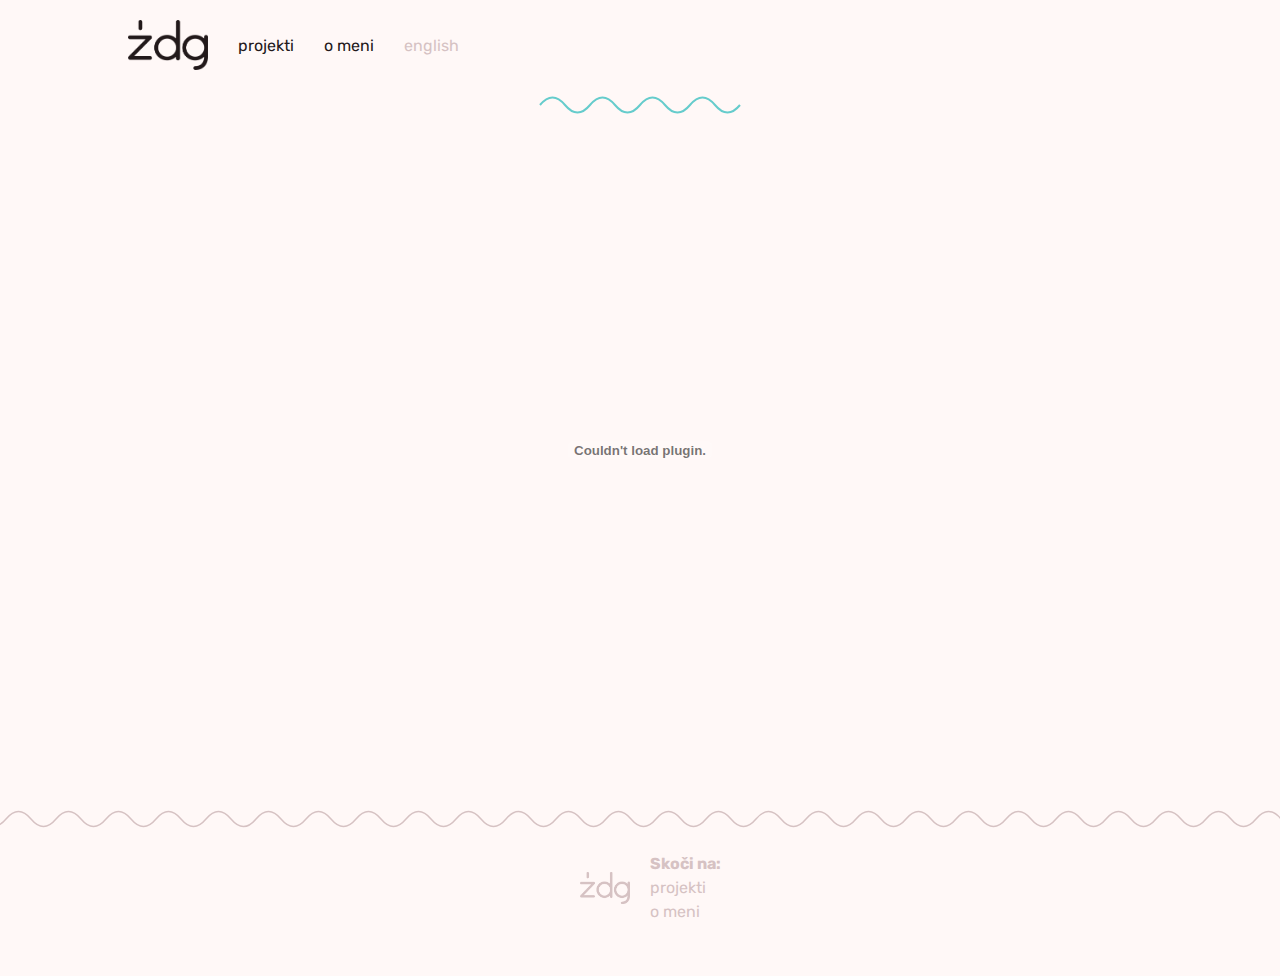
<file: about.html>
<!DOCTYPE html>
<html lang="en">
<head>
    <link rel="stylesheet" href="style.css">
    <link href="https://fonts.googleapis.com/css2?family=Rubik:ital,wght@0,300..900;1,300..900&display=swap" rel="stylesheet">
</head>
<body>
    <header>
        <div class="nav-container">
            <div class="nav-rail">
                <a href="index.html" class="logo-link">
                    <img src="logo.png" alt="Logo" class="logo">
                </a>
                <a href="index.html" class="nav-item">
                    projekti
                </a>
                <a href="about.html" class="nav-item">
                    o meni
                </a>
                <div class="language-switcher">
                    <a href="index_en.html" class="nav-item-language">
                        english
                    </a>
                </div>
            </div>
        </div>
    </header>

	<div class="divider-container">
		<svg class="squiggly-divider" xmlns="http://www.w3.org/2000/svg" viewBox="0 0 200 30" >
			<path d="M0 15 Q 12.5 0, 25 15 T 50 15 T 75 15 T 100 15 T 125 15 T 150 15 T 175 15 T 200 15" fill="transparent" stroke="#66CCCC" stroke-width="2" />
		</svg>
	</div>
	<div class="content-wrapper">
		<div class="pdf-container">
			<embed src="cv_zivadrakulicgorse.pdf" type="application/pdf" width="100%" height="600px" />
		</div>
	</div>
	<footer>
          <div class="footer-divider">
            <svg class="squiggly-divider" xmlns="http://www.w3.org/2000/svg" viewBox="0 0 1000 30">
                 <path d="M0 15 Q 12.5 0, 25 15 T 50 15 T 75 15 T 100 15 T 125 15 T 150 15 T 175 15 T 200 15 T 225 15 T 250 15 T 275 15 T 300 15 T 325 15 T 350 15 T 375 15 T 400 15 T 425 15 T 450 15 T 475 15 T 500 15 T 525 15 T 550 15 T 575 15 T 600 15 T 625 15 T 650 15 T 675 15 T 700 15 T 725 15 T 750 15 T 775 15 T 800 15 T 825 15 T 850 15 T 875 15 T 900 15 T 925 15 T 950 15 T 975 15 T 1000 15 T 1025 15 T 1050 15 T 1075 15 T 1100 15 T 1125 15 T 1150 15 T 1175 15 T 1200 15 T 1225 15 T 1250 15 T 1275 15 T 1300 15 T 1325 15 T 1350 15 T 1375 15 T 1400 15 T 1425 15 T 1450 15 T 1475 15 T 1500 15 T 1525 15 T 1550 15 T 1575 15 T 1600 15 T 1625 15 T 1650 15 T 1675 15 T 1700 15 T 1725 15 T 1750 15 T 1775 15 T 1800 15 T 1825 15 T 1850 15 T 1875 15 T 1900 15 T 1925 15 T 1950 15 T 1975 15 T 2000 15 T 2025 15 T 2050 15 T 2075 15 T 2100 15 T 2125 15 T 2150 15 T 2175 15 T 2200 15 T 2225 15 T 2250 15 T 2275 15 T 2300 15 T 2325 15 T 2350 15 T 2375 15 T 2400 15 T 2425 15 T 2450 15 T 2475 15 T 2500 15 T 2525 15 T 2550 15 T 2575 15 T 2600 15 T 2625 15 T 2650 15 T 2675 15 T 2700 15 T 2725 15 T 2750 15 T 2775 15 T 2800 15 T 2825 15 T 2850 15 T 2875 15 T 2900 15 T 2925 15 T 2950 15 T 2975 15 T 3000 15" fill="transparent" stroke="#D6C2C3" stroke-width="1.5" />
            </svg>
        </div>
		<div class="footer-content">
			<div class="footer-logo">
                <img src="logo_light.png" alt="Logo" class="footer-logo-img">
            </div>
            <div class="footer-links">
                <p>Skoči na:</p>
                <a href="index.html">projekti</a>
                <a href="about.html">o meni</a>
            </div>
        </div>
    </footer>	
</body>
</html>
</file>
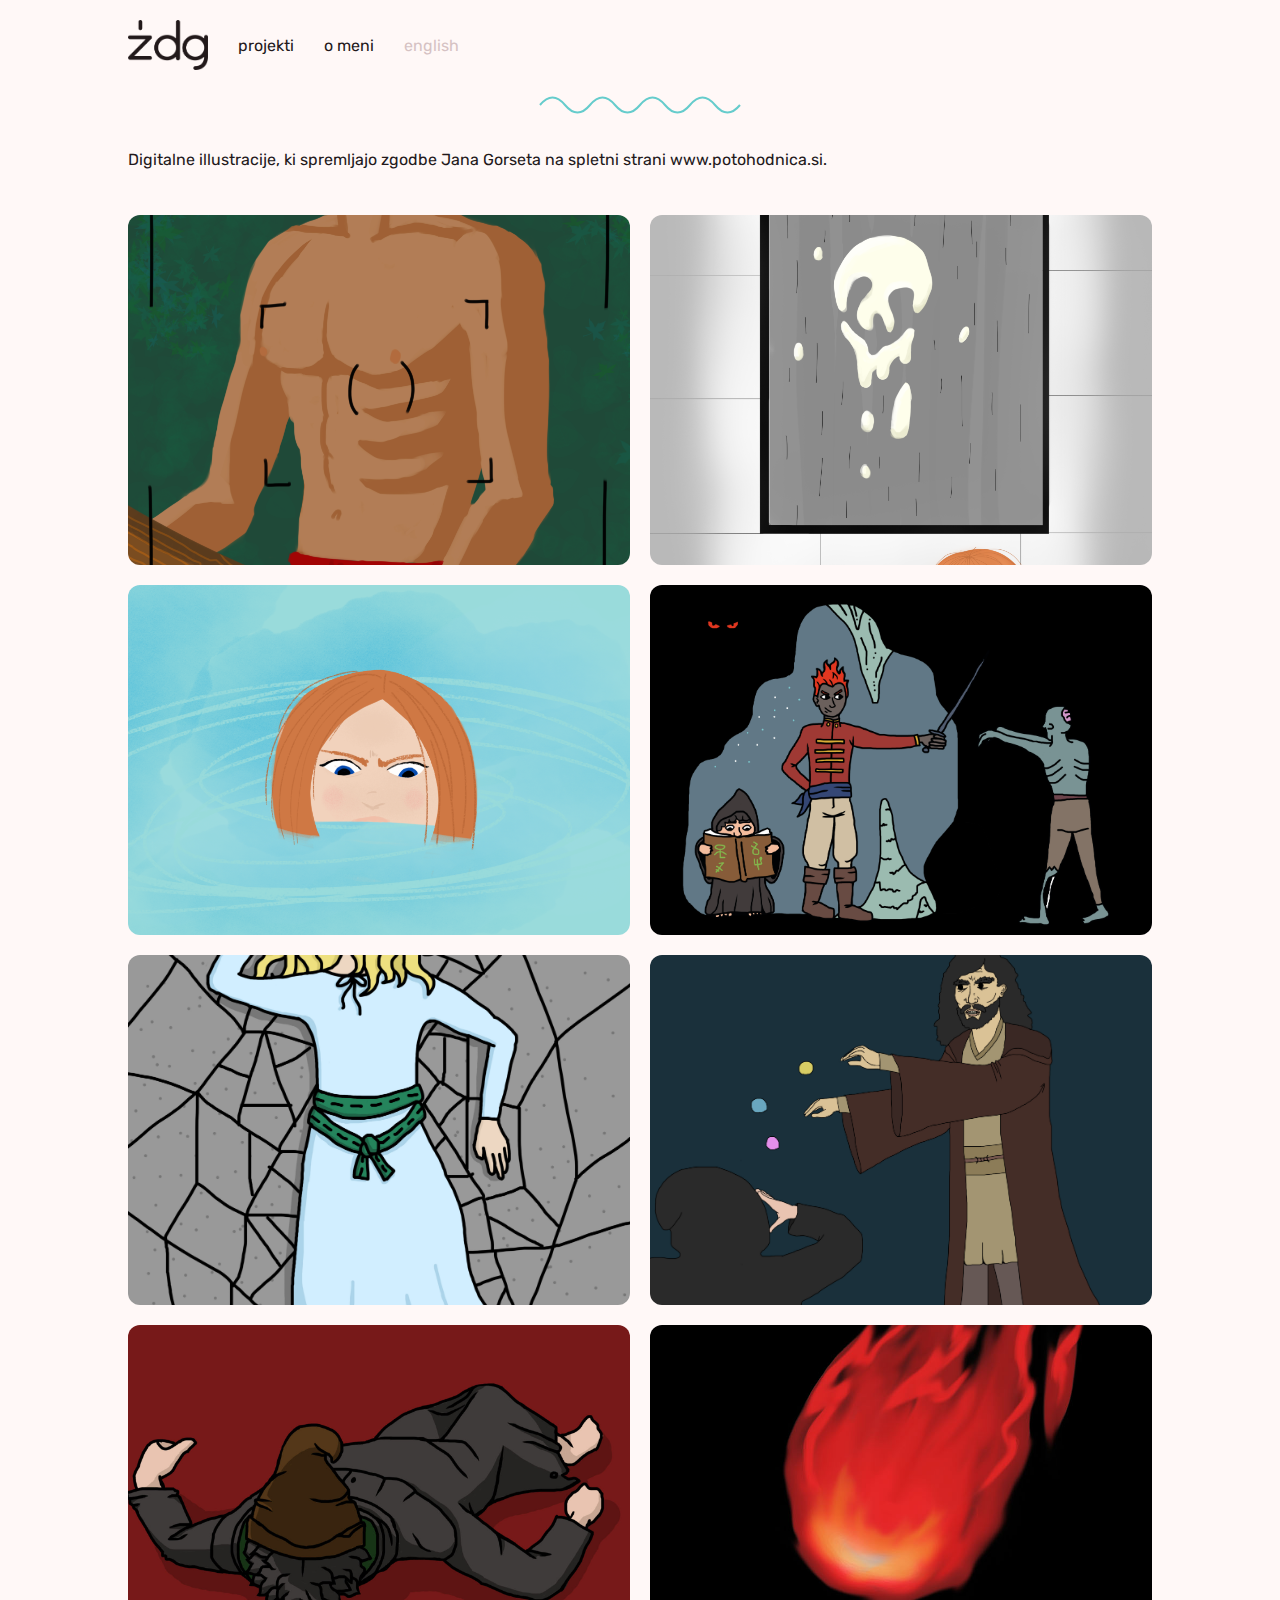
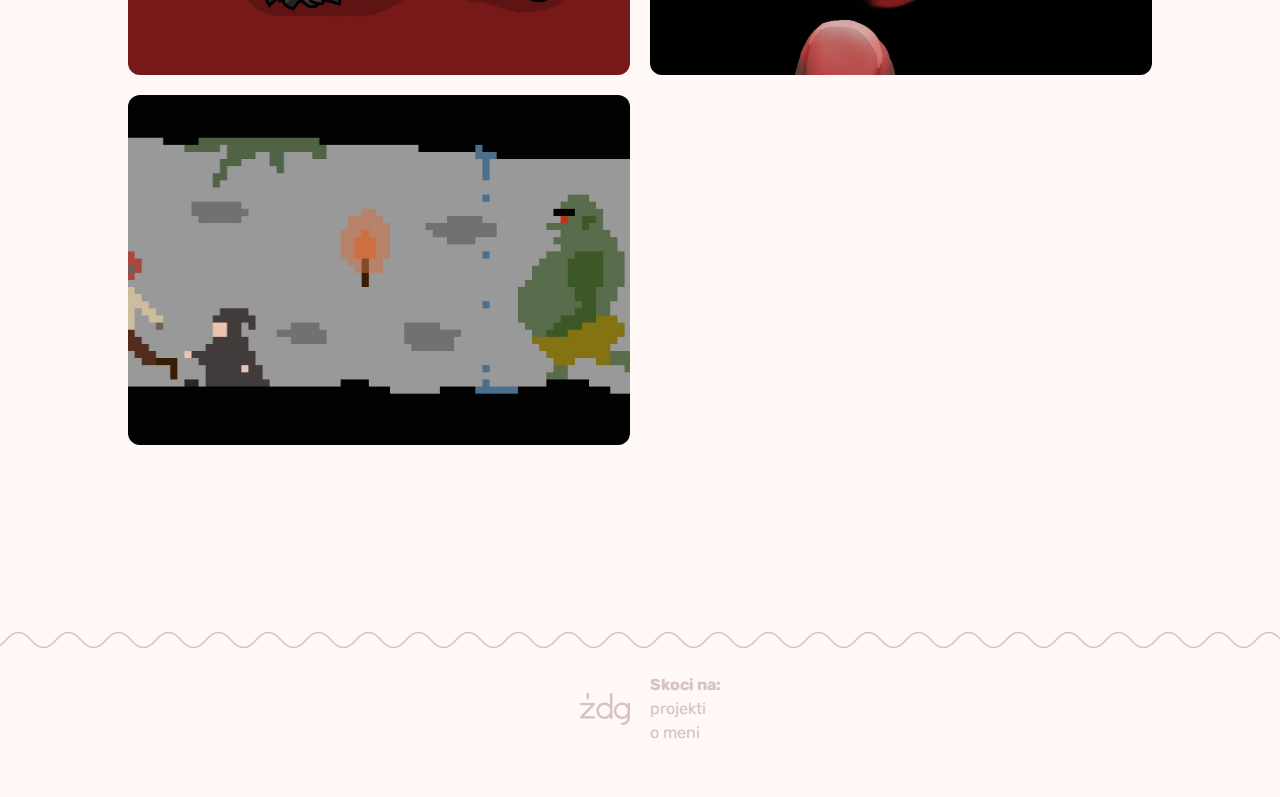
<file: literarne_ilustracije.html>
<!DOCTYPE html>
<html lang="en">
<head>
    <link rel="stylesheet" href="style.css">
    <link href="https://fonts.googleapis.com/css2?family=Rubik:ital,wght@0,300..900;1,300..900&display=swap" rel="stylesheet">
</head>
<body>
    <header>
        <div class="nav-container">
            <div class="nav-rail">
                <a href="index.html" class="logo-link">
                    <img src="logo.png" alt="Logo" class="logo">
                </a>
                <a href="index.html" class="nav-item">
                    projekti
                </a>
                <a href="about.html" class="nav-item">
                    o meni
                </a>
                <div class="language-switcher">
                    <a href="index_en.html" class="nav-item-language">
                        english
                    </a>
                </div>
            </div>
        </div>
    </header>

	<div class="divider-container">
		<svg class="squiggly-divider" xmlns="http://www.w3.org/2000/svg" viewBox="0 0 200 30" >
			<path d="M0 15 Q 12.5 0, 25 15 T 50 15 T 75 15 T 100 15 T 125 15 T 150 15 T 175 15 T 200 15" fill="transparent" stroke="#66CCCC" stroke-width="2" />
		</svg>
	</div>

    <div class="content-wrapper">
        <p class="content-paragraph">Digitalne illustracije, ki spremljajo zgodbe Jana Gorseta na spletni strani www.potohodnica.si.</p>

        <div class="gallery-grid">
            <div class="gallery-item">
                <img src="JP_4.png" alt="Gallery Image 1">
            </div>
            <div class="gallery-item">
                <img src="JP_3.png" alt="Gallery Image 2">
            </div>
            <div class="gallery-item">
                <img src="JP_7.png" alt="Gallery Image 3">
            </div>
            <div class="gallery-item">
                <img src="FJ1.jpg" alt="Gallery Image 4">
            </div>
            <div class="gallery-item">
                <img src="FJ5.jpg" alt="Gallery Image 5">
            </div>
            <div class="gallery-item">
                <img src="FJ12.jpg" alt="Gallery Image 6">
            </div>
			 <div class="gallery-item">
                <img src="FJ15.jpg" alt="Gallery Image 6">
            </div>
			 <div class="gallery-item">
                <img src="FJ17.jpg" alt="Gallery Image 6">
            </div>
			 <div class="gallery-item">
                <img src="FJ20.jpg" alt="Gallery Image 6">
            </div>
        </div>
    </div>
	<footer>
          <div class="footer-divider">
            <svg class="squiggly-divider" xmlns="http://www.w3.org/2000/svg" viewBox="0 0 1000 30">
                 <path d="M0 15 Q 12.5 0, 25 15 T 50 15 T 75 15 T 100 15 T 125 15 T 150 15 T 175 15 T 200 15 T 225 15 T 250 15 T 275 15 T 300 15 T 325 15 T 350 15 T 375 15 T 400 15 T 425 15 T 450 15 T 475 15 T 500 15 T 525 15 T 550 15 T 575 15 T 600 15 T 625 15 T 650 15 T 675 15 T 700 15 T 725 15 T 750 15 T 775 15 T 800 15 T 825 15 T 850 15 T 875 15 T 900 15 T 925 15 T 950 15 T 975 15 T 1000 15 T 1025 15 T 1050 15 T 1075 15 T 1100 15 T 1125 15 T 1150 15 T 1175 15 T 1200 15 T 1225 15 T 1250 15 T 1275 15 T 1300 15 T 1325 15 T 1350 15 T 1375 15 T 1400 15 T 1425 15 T 1450 15 T 1475 15 T 1500 15 T 1525 15 T 1550 15 T 1575 15 T 1600 15 T 1625 15 T 1650 15 T 1675 15 T 1700 15 T 1725 15 T 1750 15 T 1775 15 T 1800 15 T 1825 15 T 1850 15 T 1875 15 T 1900 15 T 1925 15 T 1950 15 T 1975 15 T 2000 15 T 2025 15 T 2050 15 T 2075 15 T 2100 15 T 2125 15 T 2150 15 T 2175 15 T 2200 15 T 2225 15 T 2250 15 T 2275 15 T 2300 15 T 2325 15 T 2350 15 T 2375 15 T 2400 15 T 2425 15 T 2450 15 T 2475 15 T 2500 15 T 2525 15 T 2550 15 T 2575 15 T 2600 15 T 2625 15 T 2650 15 T 2675 15 T 2700 15 T 2725 15 T 2750 15 T 2775 15 T 2800 15 T 2825 15 T 2850 15 T 2875 15 T 2900 15 T 2925 15 T 2950 15 T 2975 15 T 3000 15" fill="transparent" stroke="#D6C2C3" stroke-width="1.5" />
            </svg>
        </div>
		<div class="footer-content">
			<div class="footer-logo">
                <img src="logo_light.png" alt="Logo" class="footer-logo-img">
            </div>
            <div class="footer-links">
                <p>Skoci na:</p>
                <a href="index.html">projekti</a>
                <a href="about.html">o meni</a>
            </div>

        </div>
    </footer>
	
</body>
</html>
</file>
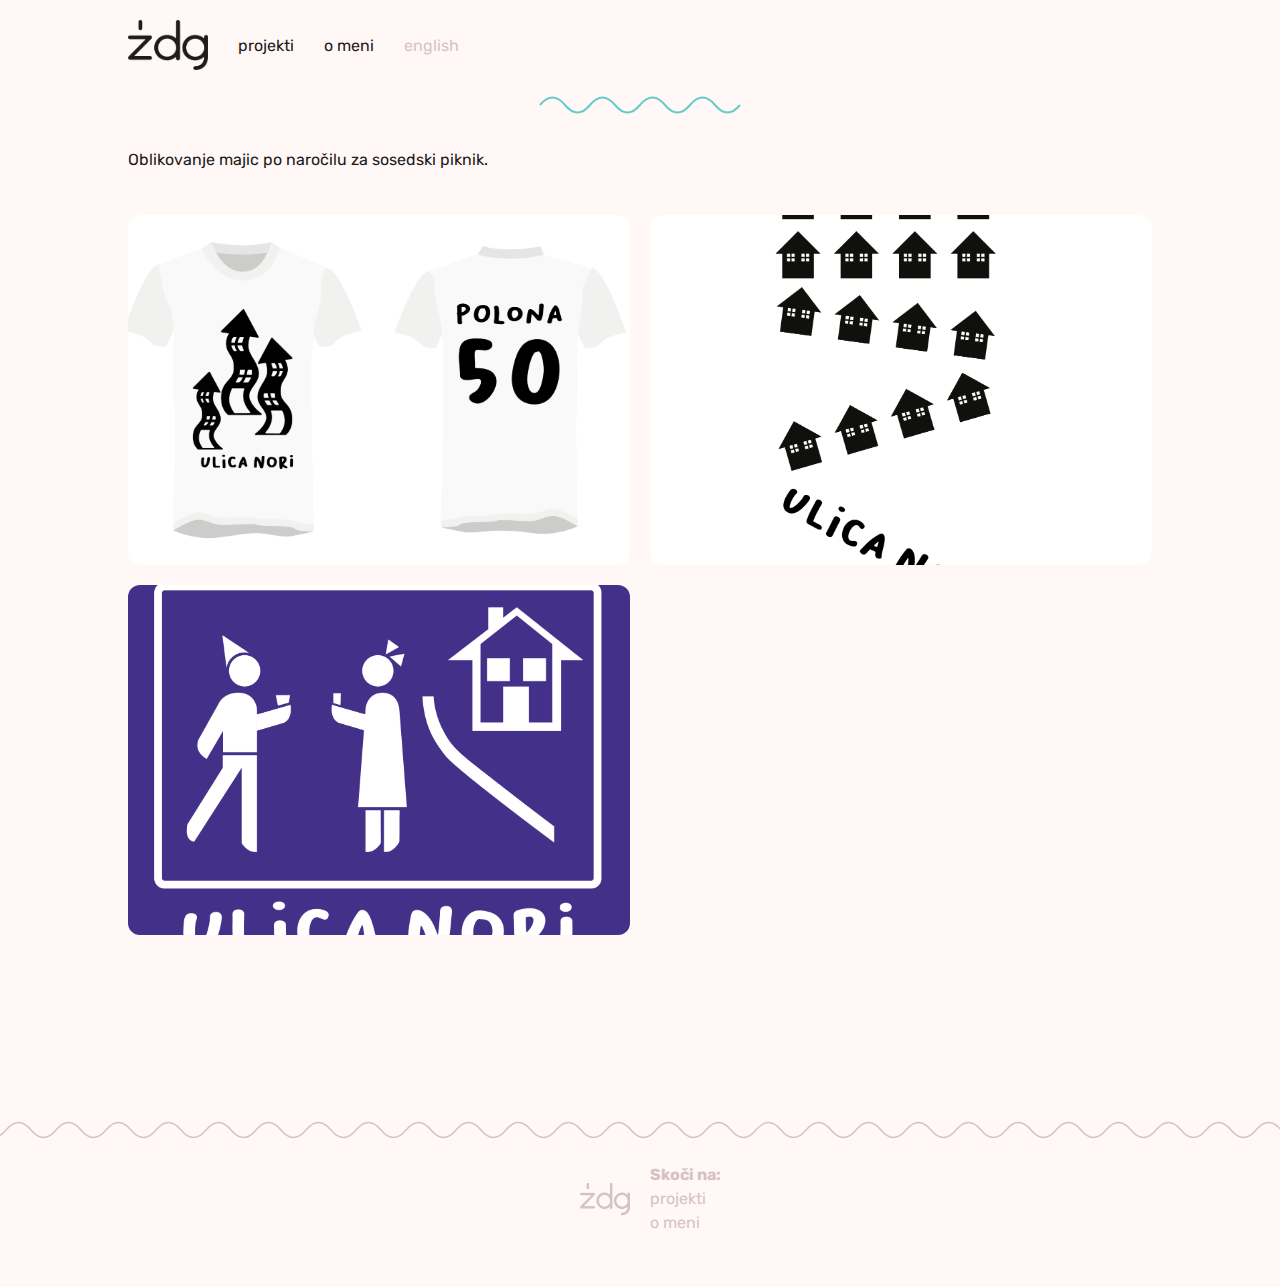
<file: majice.html>
<!DOCTYPE html>
<html lang="en">
<head>
    <link rel="stylesheet" href="style.css">
    <link href="https://fonts.googleapis.com/css2?family=Rubik:ital,wght@0,300..900;1,300..900&display=swap" rel="stylesheet">
</head>
<body>
    <header>
        <div class="nav-container">
            <div class="nav-rail">
                <a href="index.html" class="logo-link">
                    <img src="logo.png" alt="Logo" class="logo">
                </a>
                <a href="index.html" class="nav-item">
                    projekti
                </a>
                <a href="about.html" class="nav-item">
                    o meni
                </a>
                <div class="language-switcher">
                    <a href="index_en.html" class="nav-item-language">
                        english
                    </a>
                </div>
            </div>
        </div>
    </header>

	<div class="divider-container">
		<svg class="squiggly-divider" xmlns="http://www.w3.org/2000/svg" viewBox="0 0 200 30" >
			<path d="M0 15 Q 12.5 0, 25 15 T 50 15 T 75 15 T 100 15 T 125 15 T 150 15 T 175 15 T 200 15" fill="transparent" stroke="#66CCCC" stroke-width="2" />
		</svg>
	</div>

    <div class="content-wrapper">
        <p class="content-paragraph">Oblikovanje majic po naročilu za sosedski piknik.</p>

        <div class="gallery-grid">
            <div class="gallery-item">
                <img src="majica_1.png" alt="Gallery Image 1">
            </div>
            <div class="gallery-item">
                <img src="majica_2.png" alt="Gallery Image 2">
            </div>
            <div class="gallery-item">
                <img src="majica_3.png" alt="Gallery Image 3">
            </div>
        </div>
    </div>
	<footer>
          <div class="footer-divider">
            <svg class="squiggly-divider" xmlns="http://www.w3.org/2000/svg" viewBox="0 0 1000 30">
                 <path d="M0 15 Q 12.5 0, 25 15 T 50 15 T 75 15 T 100 15 T 125 15 T 150 15 T 175 15 T 200 15 T 225 15 T 250 15 T 275 15 T 300 15 T 325 15 T 350 15 T 375 15 T 400 15 T 425 15 T 450 15 T 475 15 T 500 15 T 525 15 T 550 15 T 575 15 T 600 15 T 625 15 T 650 15 T 675 15 T 700 15 T 725 15 T 750 15 T 775 15 T 800 15 T 825 15 T 850 15 T 875 15 T 900 15 T 925 15 T 950 15 T 975 15 T 1000 15 T 1025 15 T 1050 15 T 1075 15 T 1100 15 T 1125 15 T 1150 15 T 1175 15 T 1200 15 T 1225 15 T 1250 15 T 1275 15 T 1300 15 T 1325 15 T 1350 15 T 1375 15 T 1400 15 T 1425 15 T 1450 15 T 1475 15 T 1500 15 T 1525 15 T 1550 15 T 1575 15 T 1600 15 T 1625 15 T 1650 15 T 1675 15 T 1700 15 T 1725 15 T 1750 15 T 1775 15 T 1800 15 T 1825 15 T 1850 15 T 1875 15 T 1900 15 T 1925 15 T 1950 15 T 1975 15 T 2000 15 T 2025 15 T 2050 15 T 2075 15 T 2100 15 T 2125 15 T 2150 15 T 2175 15 T 2200 15 T 2225 15 T 2250 15 T 2275 15 T 2300 15 T 2325 15 T 2350 15 T 2375 15 T 2400 15 T 2425 15 T 2450 15 T 2475 15 T 2500 15 T 2525 15 T 2550 15 T 2575 15 T 2600 15 T 2625 15 T 2650 15 T 2675 15 T 2700 15 T 2725 15 T 2750 15 T 2775 15 T 2800 15 T 2825 15 T 2850 15 T 2875 15 T 2900 15 T 2925 15 T 2950 15 T 2975 15 T 3000 15" fill="transparent" stroke="#D6C2C3" stroke-width="1.5" />
            </svg>
        </div>
		<div class="footer-content">
			<div class="footer-logo">
                <img src="logo_light.png" alt="Logo" class="footer-logo-img">
            </div>
            <div class="footer-links">
                <p>Skoči na:</p>
                <a href="index.html">projekti</a>
                <a href="about.html">o meni</a>
            </div>
        </div>
    </footer>
</body>
</html>
</file>
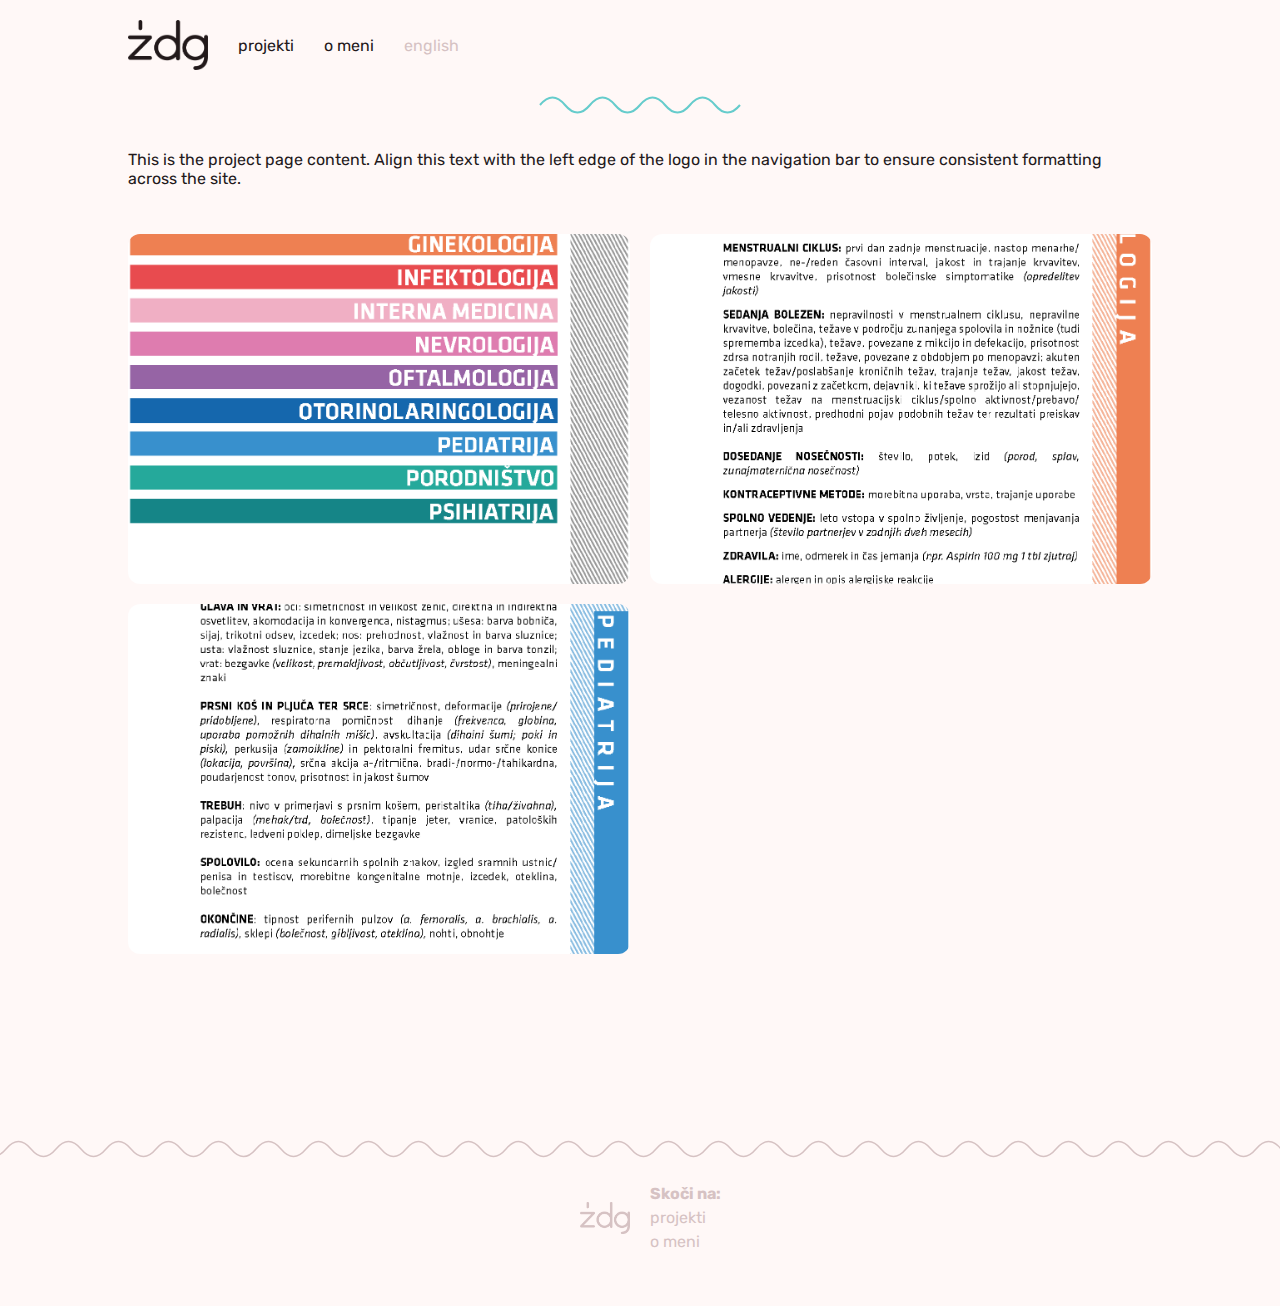
<file: mr_brosura.html>
<!DOCTYPE html>
<html lang="en">
<head>
    <link rel="stylesheet" href="style.css">
    <link href="https://fonts.googleapis.com/css2?family=Rubik:ital,wght@0,300..900;1,300..900&display=swap" rel="stylesheet">
</head>
<body>
    <header>
        <div class="nav-container">
            <div class="nav-rail">
                <a href="index.html" class="logo-link">
                    <img src="logo.png" alt="Logo" class="logo">
                </a>
                <a href="index.html" class="nav-item">
                    projekti
                </a>
                <a href="about.html" class="nav-item">
                    o meni
                </a>
                <div class="language-switcher">
                    <a href="index_en.html" class="nav-item-language">
                        english
                    </a>
                </div>
            </div>
        </div>
    </header>

	<div class="divider-container">
		<svg class="squiggly-divider" xmlns="http://www.w3.org/2000/svg" viewBox="0 0 200 30" >
			<path d="M0 15 Q 12.5 0, 25 15 T 50 15 T 75 15 T 100 15 T 125 15 T 150 15 T 175 15 T 200 15" fill="transparent" stroke="#66CCCC" stroke-width="2" />
		</svg>
	</div>

    <div class="content-wrapper">
        <p class="content-paragraph">This is the project page content. Align this text with the left edge of the logo in the navigation bar to ensure consistent formatting across the site.</p>

        <div class="gallery-grid">
            <div class="gallery-item">
                <img src="MR_brosura-01.png" alt="Gallery Image 1">
            </div>
            <div class="gallery-item">
                <img src="MR_brosura-02.png" alt="Gallery Image 2">
            </div>
            <div class="gallery-item">
                <img src="MR_brosura-03.png" alt="Gallery Image 3">
            </div>
        </div>
    </div>
	<footer>
          <div class="footer-divider">
            <svg class="squiggly-divider" xmlns="http://www.w3.org/2000/svg" viewBox="0 0 1000 30">
                 <path d="M0 15 Q 12.5 0, 25 15 T 50 15 T 75 15 T 100 15 T 125 15 T 150 15 T 175 15 T 200 15 T 225 15 T 250 15 T 275 15 T 300 15 T 325 15 T 350 15 T 375 15 T 400 15 T 425 15 T 450 15 T 475 15 T 500 15 T 525 15 T 550 15 T 575 15 T 600 15 T 625 15 T 650 15 T 675 15 T 700 15 T 725 15 T 750 15 T 775 15 T 800 15 T 825 15 T 850 15 T 875 15 T 900 15 T 925 15 T 950 15 T 975 15 T 1000 15 T 1025 15 T 1050 15 T 1075 15 T 1100 15 T 1125 15 T 1150 15 T 1175 15 T 1200 15 T 1225 15 T 1250 15 T 1275 15 T 1300 15 T 1325 15 T 1350 15 T 1375 15 T 1400 15 T 1425 15 T 1450 15 T 1475 15 T 1500 15 T 1525 15 T 1550 15 T 1575 15 T 1600 15 T 1625 15 T 1650 15 T 1675 15 T 1700 15 T 1725 15 T 1750 15 T 1775 15 T 1800 15 T 1825 15 T 1850 15 T 1875 15 T 1900 15 T 1925 15 T 1950 15 T 1975 15 T 2000 15 T 2025 15 T 2050 15 T 2075 15 T 2100 15 T 2125 15 T 2150 15 T 2175 15 T 2200 15 T 2225 15 T 2250 15 T 2275 15 T 2300 15 T 2325 15 T 2350 15 T 2375 15 T 2400 15 T 2425 15 T 2450 15 T 2475 15 T 2500 15 T 2525 15 T 2550 15 T 2575 15 T 2600 15 T 2625 15 T 2650 15 T 2675 15 T 2700 15 T 2725 15 T 2750 15 T 2775 15 T 2800 15 T 2825 15 T 2850 15 T 2875 15 T 2900 15 T 2925 15 T 2950 15 T 2975 15 T 3000 15" fill="transparent" stroke="#D6C2C3" stroke-width="1.5" />
            </svg>
        </div>
		<div class="footer-content">
			<div class="footer-logo">
                <img src="logo_light.png" alt="Logo" class="footer-logo-img">
            </div>
            <div class="footer-links">
                <p>Skoči na:</p>
                <a href="index.html">projekti</a>
                <a href="about.html">o meni</a>
            </div>
        </div>
    </footer>
</body>
</html>
</file>
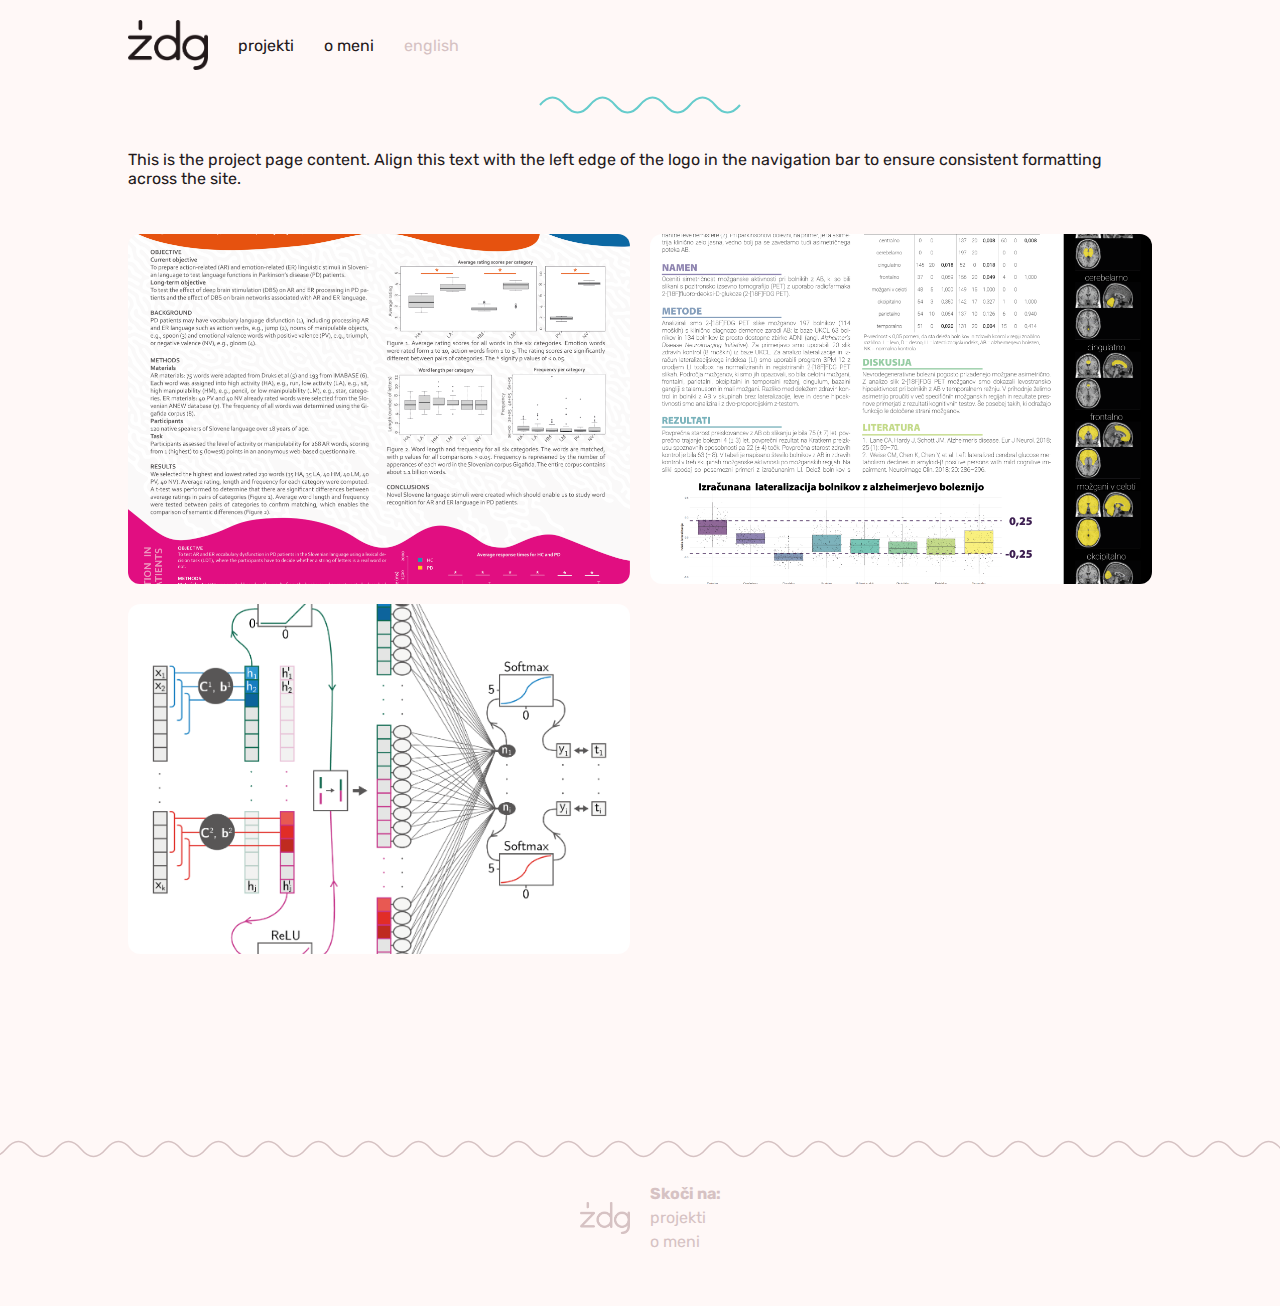
<file: z_posterji.html>
<!DOCTYPE html>
<html lang="en">
<head>
    <link rel="stylesheet" href="style.css">
    <link href="https://fonts.googleapis.com/css2?family=Rubik:ital,wght@0,300..900;1,300..900&display=swap" rel="stylesheet">
</head>
<body>
    <header>
        <div class="nav-container">
            <div class="nav-rail">
                <a href="index.html" class="logo-link">
                    <img src="logo.png" alt="Logo" class="logo">
                </a>
                <a href="index.html" class="nav-item">
                    projekti
                </a>
                <a href="about.html" class="nav-item">
                    o meni
                </a>
                <div class="language-switcher">
                    <a href="index_en.html" class="nav-item-language">
                        english
                    </a>
                </div>
            </div>
        </div>
    </header>

	<div class="divider-container">
		<svg class="squiggly-divider" xmlns="http://www.w3.org/2000/svg" viewBox="0 0 200 30" >
			<path d="M0 15 Q 12.5 0, 25 15 T 50 15 T 75 15 T 100 15 T 125 15 T 150 15 T 175 15 T 200 15" fill="transparent" stroke="#66CCCC" stroke-width="2" />
		</svg>
	</div>

    <div class="content-wrapper">
        <p class="content-paragraph">This is the project page content. Align this text with the left edge of the logo in the navigation bar to ensure consistent formatting across the site.</p>

        <div class="gallery-grid">
            <div class="gallery-item">
                <img src="z_posterji-01.png" alt="Gallery Image 1">
            </div>
            <div class="gallery-item">
                <img src="z_posterji-02.png" alt="Gallery Image 2">
            </div>
            <div class="gallery-item">
                <img src="z_posterji-03.png" alt="Gallery Image 3">
            </div>
        </div>
    </div>
	<footer>
          <div class="footer-divider">
            <svg class="squiggly-divider" xmlns="http://www.w3.org/2000/svg" viewBox="0 0 1000 30">
                 <path d="M0 15 Q 12.5 0, 25 15 T 50 15 T 75 15 T 100 15 T 125 15 T 150 15 T 175 15 T 200 15 T 225 15 T 250 15 T 275 15 T 300 15 T 325 15 T 350 15 T 375 15 T 400 15 T 425 15 T 450 15 T 475 15 T 500 15 T 525 15 T 550 15 T 575 15 T 600 15 T 625 15 T 650 15 T 675 15 T 700 15 T 725 15 T 750 15 T 775 15 T 800 15 T 825 15 T 850 15 T 875 15 T 900 15 T 925 15 T 950 15 T 975 15 T 1000 15 T 1025 15 T 1050 15 T 1075 15 T 1100 15 T 1125 15 T 1150 15 T 1175 15 T 1200 15 T 1225 15 T 1250 15 T 1275 15 T 1300 15 T 1325 15 T 1350 15 T 1375 15 T 1400 15 T 1425 15 T 1450 15 T 1475 15 T 1500 15 T 1525 15 T 1550 15 T 1575 15 T 1600 15 T 1625 15 T 1650 15 T 1675 15 T 1700 15 T 1725 15 T 1750 15 T 1775 15 T 1800 15 T 1825 15 T 1850 15 T 1875 15 T 1900 15 T 1925 15 T 1950 15 T 1975 15 T 2000 15 T 2025 15 T 2050 15 T 2075 15 T 2100 15 T 2125 15 T 2150 15 T 2175 15 T 2200 15 T 2225 15 T 2250 15 T 2275 15 T 2300 15 T 2325 15 T 2350 15 T 2375 15 T 2400 15 T 2425 15 T 2450 15 T 2475 15 T 2500 15 T 2525 15 T 2550 15 T 2575 15 T 2600 15 T 2625 15 T 2650 15 T 2675 15 T 2700 15 T 2725 15 T 2750 15 T 2775 15 T 2800 15 T 2825 15 T 2850 15 T 2875 15 T 2900 15 T 2925 15 T 2950 15 T 2975 15 T 3000 15" fill="transparent" stroke="#D6C2C3" stroke-width="1.5" />
            </svg>
        </div>
		<div class="footer-content">
			<div class="footer-logo">
                <img src="logo_light.png" alt="Logo" class="footer-logo-img">
            </div>
            <div class="footer-links">
                <p>Skoči na:</p>
                <a href="index.html">projekti</a>
                <a href="about.html">o meni</a>
            </div>
        </div>
    </footer>
</body>
</html>
</file>
<file: style.css>
body, h1 {
    margin: 0;
    padding: 0;
    font-family: "Rubik", sans-serif;
    overflow-x: hidden; /* Prevent horizontal scrolling */
}

html, body {
    height: 100%;
    margin: 0;
    background-color: #FFF8F7; /* Set the background color of the entire website */
    color: #23191B; /* Ensure text color contrasts with the background */
}

body {
    display: flex;
    flex-direction: column;
}

.content-wrapper {
    flex: 1;
    padding: 0 10%; /* Ensure consistent padding on the sides */
}

header {
    background-color: #FFF8F7;
    color: #23191B;
    padding: 20px 0;
    text-align: center;
    display: flex;
    flex-direction: column;
    align-items: center;
}

.nav-container {
    width: 100%;
    padding: 0 10%; /* Align with the padding of content-wrapper */
    margin: 0 auto; /* Center the nav-container */
    box-sizing: border-box; /* Include padding in the element's total width and height */
}

.nav-rail {
    display: flex;
    justify-content: flex-start;
    align-items: center;
    background-color: #FFF8F7;
    border-radius: 50px;
    gap: 10px;
    width: 100%;
    box-sizing: border-box; /* Include padding in the element's total width and height */
}

.logo-link {
    display: flex;
    justify-content: center;
    margin-right: 10px;
}

.logo {
    height: 50px;
    vertical-align: middle;
    display: block;
}

.nav-item {
    color: #23191B;
    text-decoration: none;
    display: flex;
    align-items: center;
    padding: 5px 8px; /* Reduced padding to account for the border */
    border-radius: 50px; /* Maintain pill shape */
    transition: all 0.3s ease; /* Smooth transition */
    border: 2px solid transparent; /* Initial transparent border */
}

.nav-item-language {
    color: #D6C2C3;
    text-decoration: none;
    display: flex;
    align-items: center;
    padding: 5px 8px; /* Reduced padding to account for the border */
    border-radius: 50px; /* Maintain pill shape */
    transition: all 0.3s ease; /* Smooth transition */
    border: 2px solid transparent; /* Initial transparent border */
}

.nav-item:hover {
    background-color: #E7D6D7; /* Slightly darker background on hover */
    border-radius: 50px; /* Make the hover state pill-shaped */
}

.nav-item-language:hover {
    background-color: transparent; /* No background color on hover */
    border: 2px solid #E7D6D7; /* Outline of the pill shape */
	border-radius: 50px
}

.language-switcher {
    display: flex;
    align-items: center;
}

.divider-container {
    display: flex;
    justify-content: center;
    align-items: center;
    width: 100%;
    height: 30px; /* Fixed height for the divider */
    box-sizing: border-box; /* Include padding in the element's total width and height */
}

.squiggly-divider {
    width: 100%;
    height: 30px; /* Fixed height for the SVG */
    min-width: 200px; /* Ensure it remains visible on smaller screens */
}

.description-container {
    text-align: left;
    padding: 20px 10%;
}

.description-paragraph {
    font-size: 1.2em;
    color: #23191B;
    margin: 10px 0;
}

.image-grid {
    display: grid;
    grid-template-columns: repeat(auto-fit, minmax(250px, 1fr));
    gap: 30px;
    padding: 20px 0;
    box-sizing: border-box; /* Include padding in the element's total width and height */
}

.image-item {
    background: #FFFFFF;
    border-radius: 12px;
    overflow: hidden;
    border: 1px solid #D6C2C3;
}

.image-item:hover {
    transform: scale(1.02);
}

.image-item img {
    width: 100%;
    height: auto;
    display: block;
    border-bottom-left-radius: 12px; /* Round the lower left corner */
    border-bottom-right-radius: 12px; /* Round the lower right corner */
}

.image-title {
    font-weight: bold;
    margin: 16px 16px 0px; /* Adjust margin as needed */
    color: #23191B; /* Ensure the title color matches the theme */
    font-size: 1.1em;
}

.image-description {
    margin: 16px 16px 32px;
    color: #23191B;
    font-size: 0.9em;
}

.content-paragraph {
    padding-left: 0; /* Match this value with the padding used for the logo alignment */
    padding-right: 0; /* Optional: keep content within the same margin on the right side */
    margin-top: 30px; /* Adjust as needed for spacing */
    text-align: left;
}

.gallery-grid {
    display: grid;
    grid-template-columns: repeat(auto-fit, minmax(350px, 1fr));
    grid-gap: 20px; /* Gap between items */
    padding: 30px 0;
	margin-bottom: 100px
}

.gallery-item {
    position: relative;
    overflow: visible;
    border-radius: 12px; /* Round the corners of the gallery item */
	height: 350px; /* Fixed height for all items */
}

.gallery-item img {
    position: absolute;
    top: 50%;
    left: 50%;
    width: 100%;
    height: 100%;
    object-fit: cover; /* Crop the images to fit the container */
    transform: translate(-50%, -50%) scale(1);
    border-radius: 12px;
    transition: transform 0.3s ease-in-out, width 0.3s ease-in-out, height 0.3s ease-in-out;
}

.gallery-item:hover img,
.gallery-item:focus-within img {
    width: auto; /* Expand image beyond its container */
    height: auto; /* Expand image beyond its container */
    max-width: 80%;
    max-height: 120%;
    transform: translate(-50%, -50%) scale(1.5); /* Adjust scale as needed */
    z-index: 10;
}

.pdf-container {
	margin-top: 30px
}	

footer {
    color: #D6C2C3;
	text-align: center;
    position: relative;
	padding-top: 50px; /* Adjust as needed */
}

.footer-divider {
	position: absolute;
    left: 20%;
    transform: translateX(-50%);
    width: 4000px; /* Fixed width */
    height: 30px;
}

.footer-content {
    display: flex;
    justify-content: center;
    align-items: center;
    padding: 50px; /* Add padding */
    position: relative;
    z-index: 1;
}

.footer-links,
.footer-logo {
    flex: 1;
}

.footer-links {
    text-align: left;
}

.footer-links p {
    margin: 0;
    font-weight: bold;
}

.footer-links a {
    display: block;
    color: #D6C2C3; /* Link color */
    text-decoration: none;
    margin: 5px 0;
}

.footer-links a:hover {
    text-decoration: underline;
}

.footer-logo {
    text-align: right;
	margin-right: 20px;
}

.footer-logo-img {
    width: 50px; /* Adjust size as needed */
}
</file>
